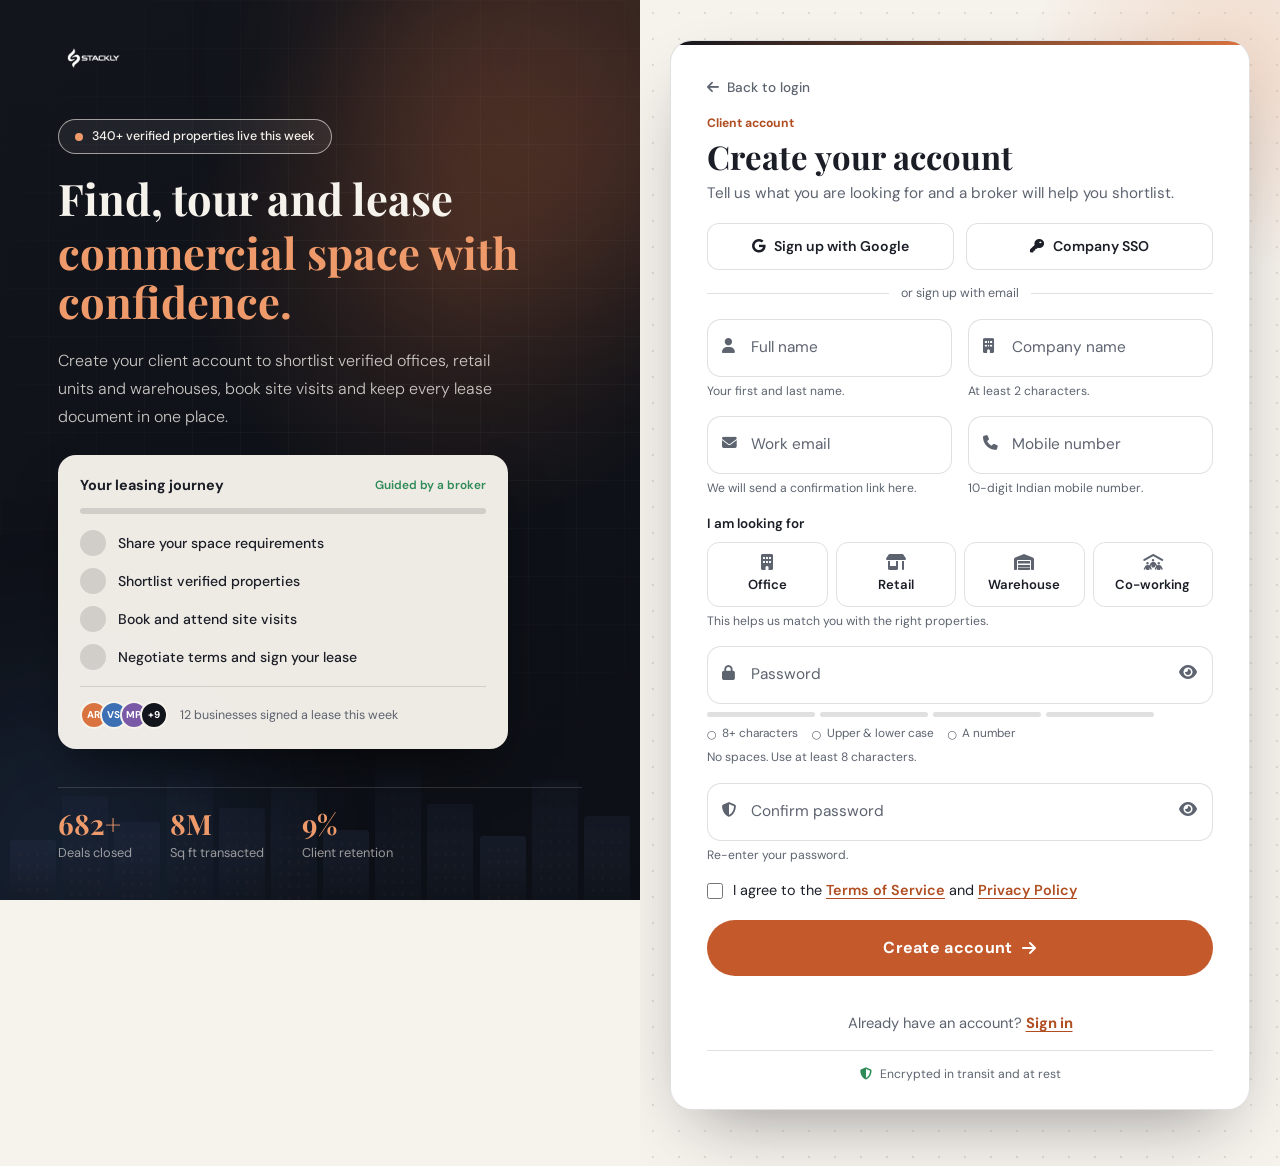
<file: html/signup.html>
<!DOCTYPE html>
<html lang="en">
<head>
<meta charset="UTF-8">
<meta name="viewport" content="width=device-width, initial-scale=1.0, viewport-fit=cover">
<meta name="theme-color" content="#12151c">
<title>Sign Up | Stackly Commercial Realty</title>
<meta name="description" content="Create your Stackly Commercial Realty client account to shortlist properties, book site visits and manage leases.">
<link rel="preconnect" href="https://fonts.googleapis.com">
<link rel="preconnect" href="https://fonts.gstatic.com" crossorigin>
<link href="https://fonts.googleapis.com/css2?family=Playfair+Display:wght@500;600;700&family=DM+Sans:wght@300;400;500;600;700&display=swap" rel="stylesheet">
<link rel="stylesheet" href="https://cdnjs.cloudflare.com/ajax/libs/font-awesome/6.4.0/css/all.min.css">
<style>
/* STACKLY COMMERCIAL REALTY — signup (standalone, matches login: charcoal ink + copper on warm stone) */
:root{--ink:#12151c;--ink-2:#1a1f2b;--ink-3:#283046;--copper:#d9733f;--copper-2:#ee9a6b;--copper-d:#c4592b;--accent-d:#b04e22;--stone:#f6f2ec;--sand:#ebe4da;--text:#1b1e27;--muted:#5d6470;--line:rgba(18,21,28,.13);--w80:rgba(246,242,236,.8);--w60:rgba(246,242,236,.6);--w15:rgba(246,242,236,.15);--w08:rgba(246,242,236,.07);--bad:#d64045;--ok:#2e8b57;--amber:#e0a526;--fh:'Playfair Display',Georgia,serif;--fb:'DM Sans',system-ui,sans-serif;--ease:cubic-bezier(.2,.8,.2,1)}
*{box-sizing:border-box;margin:0;padding:0}
html,body{min-height:100%;max-width:100%;overflow-x:hidden}
@supports(overflow:clip){html,body{overflow-x:clip}}
body{font-family:var(--fb);color:var(--text);background:var(--stone);-webkit-font-smoothing:antialiased;line-height:1.5}
a{color:inherit}button{font:inherit;color:inherit}
:focus-visible{outline:2px solid var(--copper-d);outline-offset:2px}
.lg{display:grid;grid-template-columns:1fr 1fr;min-height:100vh;min-height:100dvh;align-items:start}

/* ===== brand panel (sticky) ===== */
.lg-brand{position:sticky;top:0;height:100vh;height:100dvh;overflow:hidden;isolation:isolate;display:flex;flex-direction:column;justify-content:space-between;gap:22px;padding:34px clamp(28px,4.5vw,60px) 36px;color:var(--stone);background:linear-gradient(155deg,var(--ink),#0c0f15)}
.lg-logo,.lg-body,.lg-stats{position:relative;z-index:3}
.grid-bg{position:absolute;inset:0;z-index:0;opacity:.7;background:linear-gradient(var(--w08) 1px,transparent 1px) 0 0/48px 48px,linear-gradient(90deg,var(--w08) 1px,transparent 1px) 0 0/48px 48px;-webkit-mask-image:radial-gradient(circle at 65% 35%,#000,transparent 72%);mask-image:radial-gradient(circle at 65% 35%,#000,transparent 72%)}
.spot{position:absolute;inset:0;z-index:0;pointer-events:none;background:radial-gradient(440px circle at var(--mx,72%) var(--my,28%),rgba(217,115,63,.2),transparent 62%)}
.orb{position:absolute;z-index:0;border-radius:50%;filter:blur(80px);pointer-events:none}
.o1{width:420px;height:420px;background:rgba(217,115,63,.22);top:-150px;right:-130px;animation:drift 12s ease-in-out infinite alternate}
.o2{width:340px;height:340px;background:rgba(61,111,180,.16);bottom:-120px;left:-100px;animation:drift 15s ease-in-out infinite alternate-reverse}
@keyframes drift{to{transform:translate(50px,40px) scale(1.12)}}
.lg-logo{align-self:flex-start}.lg-logo img{height:48px;width:auto;display:block}
.lg-body{max-width:540px}
.tag{display:inline-flex;align-items:center;gap:9px;padding:7px 16px;border-radius:999px;font-size:.78rem;font-weight:500;border:1px solid var(--w60);background:var(--w08);margin-bottom:20px}
.live{flex:0 0 auto;width:8px;height:8px;border-radius:50%;background:var(--copper-2);animation:pulse 1.8s infinite}
@keyframes pulse{0%{box-shadow:0 0 0 0 rgba(238,154,107,.7)}70%,100%{box-shadow:0 0 0 9px rgba(238,154,107,0)}}
.lg-brand h1{font-family:var(--fh);font-weight:700;font-size:clamp(2rem,3.4vw,3.1rem);line-height:1.12;margin-bottom:16px}
.ln{display:block;overflow:hidden;padding-bottom:.12em}
.ln>span{display:block;transform:translateY(110%);animation:up .9s var(--ease) .1s forwards}
.ln:nth-child(2)>span{animation-delay:.25s;color:var(--copper-2)}
@keyframes up{to{transform:none}}
.lead-p{font-weight:300;line-height:1.75;color:var(--w80);max-width:470px;opacity:0;animation:fade .8s .5s forwards}
@keyframes fade{to{opacity:1}}

/* journey card */
.journey{margin-top:24px;max-width:450px;padding:20px 22px;border-radius:18px;background:rgba(246,242,236,.97);color:var(--text);box-shadow:0 26px 50px -18px rgba(0,0,0,.6);opacity:0;animation:pop .8s var(--ease) .7s forwards;transition:transform .3s ease-out}
@keyframes pop{from{opacity:0;transform:translateY(24px) scale(.96)}to{opacity:1;transform:none}}
.j-h{display:flex;justify-content:space-between;align-items:center;font-weight:700;font-size:.9rem;margin-bottom:12px}
.j-h small{font-weight:600;color:var(--ok);font-size:.74rem}
.j-bar{height:6px;border-radius:6px;background:var(--line);overflow:hidden;margin-bottom:16px}
.j-bar i{display:block;height:100%;width:0;border-radius:6px;background:linear-gradient(90deg,var(--ink-3),var(--copper));animation:fill 9s ease-in-out 1.2s infinite}
@keyframes fill{0%{width:0}15%{width:25%}40%{width:60%}65%,90%{width:100%}100%{width:100%}}
.tasks{list-style:none;display:grid;gap:12px}
.tasks li{display:flex;align-items:center;gap:12px;font-size:.88rem;font-weight:500}
.ck{width:26px;height:26px;flex:0 0 auto;border-radius:50%;display:grid;place-items:center;font-size:.68rem;color:#fff;background:var(--line);animation:tick 9s infinite}
.ck i{opacity:0;animation:tickI 9s infinite}
.tasks li:nth-child(1) .ck,.tasks li:nth-child(1) .ck i{animation-delay:1.2s}.tasks li:nth-child(2) .ck,.tasks li:nth-child(2) .ck i{animation-delay:2.6s}.tasks li:nth-child(3) .ck,.tasks li:nth-child(3) .ck i{animation-delay:4.2s}.tasks li:nth-child(4) .ck,.tasks li:nth-child(4) .ck i{animation-delay:5.6s}
@keyframes tick{0%{background:var(--line);transform:scale(1)}8%{background:var(--ok);transform:scale(1.25)}14%,88%{background:var(--ok);transform:scale(1)}100%{background:var(--line)}}
@keyframes tickI{0%{opacity:0}8%,88%{opacity:1}100%{opacity:0}}
.team{display:flex;align-items:center;gap:12px;margin-top:16px;padding-top:14px;border-top:1px solid var(--line);font-size:.78rem;color:var(--muted)}
.stack{display:flex}
.av{width:28px;height:28px;border-radius:50%;display:grid;place-items:center;font-size:.62rem;font-weight:700;color:#fff;border:2px solid var(--stone);margin-left:-8px}
.stack .av:first-child{margin-left:0}
.a1{background:var(--copper)}.a2{background:#3d6fb4}.a3{background:#7a5aa6}.a4{background:var(--ink)}

.lg-stats{display:flex;gap:clamp(22px,3vw,44px);padding-top:20px;border-top:1px solid var(--w15)}
.lg-stats b{display:block;font-family:var(--fh);font-size:1.75rem;line-height:1.15;color:var(--copper-2)}
.lg-stats span{font-size:.8rem;color:var(--w60)}
.skyline{position:absolute;left:0;right:0;bottom:0;z-index:1;height:150px;display:flex;align-items:flex-end;gap:6px;padding:0 10px;opacity:.4;pointer-events:none;-webkit-mask-image:linear-gradient(0deg,#000 25%,transparent 100%);mask-image:linear-gradient(0deg,#000 25%,transparent 100%)}
.skyline i{position:relative;flex:1;height:var(--h);border-radius:3px 3px 0 0;background:linear-gradient(180deg,#2b3550,#161b26);transform-origin:bottom;transform:scaleY(0)}
.skyline i{animation:grow 1.2s var(--ease) var(--d) forwards}
.skyline i::before{content:"";position:absolute;inset:8px 5px 0;opacity:.08;background:radial-gradient(circle,var(--copper-2) 1.4px,transparent 2px) 0 0/9px 12px;animation:twinkle 4.5s ease-in-out var(--d) infinite alternate}
@keyframes grow{to{transform:none}}@keyframes twinkle{50%{opacity:.7}}

/* ===== form side ===== */
.lg-form-wrap{position:relative;overflow:hidden;display:flex;justify-content:center;padding:40px 28px 56px;min-height:100vh;background-color:var(--stone);background-image:radial-gradient(rgba(18,21,28,.1) 1px,transparent 1px);background-size:26px 26px}
.lg-form-wrap::before{content:"";position:absolute;width:420px;height:420px;border-radius:50%;right:-160px;top:-140px;background:radial-gradient(circle,rgba(217,115,63,.2),transparent 68%);animation:drift 14s ease-in-out infinite alternate;pointer-events:none}
.lg-card{position:relative;width:100%;max-width:580px;height:fit-content;align-self:center;padding:34px 36px 26px;background:#fff;border-radius:22px;border:1px solid var(--line);box-shadow:0 30px 70px -28px rgba(18,21,28,.45);overflow:hidden;animation:card .8s var(--ease) both}
.lg-card::before{content:"";position:absolute;left:0;right:0;top:0;height:4px;background:linear-gradient(90deg,var(--ink),var(--copper),var(--ink));background-size:200% 100%;animation:bar 5s linear infinite}
@keyframes bar{to{background-position:200% 0}}@keyframes card{from{opacity:0;transform:translateY(26px) scale(.98)}}
.back{display:inline-flex;align-items:center;gap:8px;font-size:.85rem;font-weight:500;text-decoration:none;color:var(--muted);margin-bottom:16px;transition:color .2s,gap .2s}
.back:hover{color:var(--accent-d);gap:12px}
.eyebrow{display:block;font-size:.76rem;font-weight:700;color:var(--accent-d);margin-bottom:6px}
.lg-card h2{font-family:var(--fh);font-size:2.05rem;font-weight:700;line-height:1.15}
.sub{color:var(--muted);font-size:.95rem;margin:6px 0 18px}
.sso{display:flex;gap:12px;margin-bottom:14px}
.sso button{flex:1;display:flex;align-items:center;justify-content:center;gap:9px;padding:12px;border-radius:12px;border:1.5px solid var(--line);background:#fff;cursor:pointer;font-weight:600;font-size:.88rem;transition:transform .2s,border-color .2s,background .2s,box-shadow .2s}
.sso button:hover{transform:translateY(-2px);border-color:var(--copper-d);background:rgba(217,115,63,.06);box-shadow:0 10px 20px -12px rgba(196,89,43,.5)}
.divider{display:flex;align-items:center;gap:12px;font-size:.78rem;color:var(--muted);margin-bottom:16px}
.divider::before,.divider::after{content:"";flex:1;height:1px;background:var(--line)}
#signupForm>*{opacity:0;transform:translateY(12px);animation:rise2 .6s var(--ease) forwards}
#signupForm>:nth-child(1){animation-delay:.15s}#signupForm>:nth-child(2){animation-delay:.22s}#signupForm>:nth-child(3){animation-delay:.29s}#signupForm>:nth-child(4){animation-delay:.36s}#signupForm>:nth-child(5){animation-delay:.43s}#signupForm>:nth-child(6){animation-delay:.5s}#signupForm>:nth-child(7){animation-delay:.57s}#signupForm>:nth-child(8){animation-delay:.64s}
@keyframes rise2{to{opacity:1;transform:none}}
.row2{display:grid;grid-template-columns:1fr 1fr;gap:0 16px}

.field{position:relative;margin-bottom:16px}
.field input{width:100%;padding:24px 44px 9px 44px;border:1.5px solid var(--line);border-radius:14px;background:#fff;color:var(--text);font:inherit;font-size:.96rem;transition:border-color .2s,box-shadow .2s}
.field input:focus{outline:none;border-color:var(--copper-d);box-shadow:0 0 0 4px rgba(217,115,63,.2)}
.field input:-webkit-autofill{-webkit-box-shadow:0 0 0 60px #fff inset;-webkit-text-fill-color:var(--text)}
.field label{position:absolute;left:44px;top:17px;max-width:calc(100% - 90px);overflow:hidden;white-space:nowrap;text-overflow:ellipsis;font-size:.96rem;color:var(--muted);pointer-events:none;transition:top .2s,font-size .2s,color .2s}
.field input:focus+label,.field input:not(:placeholder-shown)+label,.field input:-webkit-autofill+label{top:7px;font-size:.7rem;color:var(--accent-d)}
.lead{position:absolute;left:15px;top:20px;font-size:.92rem;color:var(--muted);transition:color .2s}
.field:focus-within .lead{color:var(--copper-d)}
.eye{position:absolute;right:6px;top:8px;width:38px;height:38px;border:0;background:none;color:var(--muted);cursor:pointer;border-radius:8px;transition:color .2s,background .2s}
.eye:hover{color:var(--copper-d);background:rgba(217,115,63,.1)}
input[type="password"]::-ms-reveal,input[type="password"]::-ms-clear{display:none}
.hint{display:block;margin-top:6px;font-size:.76rem;color:var(--muted);line-height:1.45}
.field.invalid input{border-color:var(--bad);background:#fff8f7}
.field.invalid .hint{color:var(--bad);font-weight:500}
.field.valid input{border-color:var(--ok)}.field.valid .lead{color:var(--ok)}
.shake{animation:shk .35s}@keyframes shk{20%,60%{transform:translateX(-6px)}40%,80%{transform:translateX(6px)}}
.meter{display:flex;align-items:center;gap:5px;margin-top:8px}
.meter i{flex:1;height:5px;border-radius:3px;background:var(--line);transition:background .3s}
.meter em{font-style:normal;font-size:.72rem;font-weight:700;margin-left:8px;min-width:46px}
.meter[data-s="1"] i:nth-child(-n+1){background:var(--bad)}.meter[data-s="2"] i:nth-child(-n+2){background:var(--amber)}.meter[data-s="3"] i:nth-child(-n+3){background:#8cc063}.meter[data-s="4"] i{background:var(--ok)}
.checks{display:flex;flex-wrap:wrap;gap:6px 14px;margin-top:8px;font-size:.74rem;color:var(--muted)}
.checks span{display:inline-flex;align-items:center;gap:5px;transition:color .2s}
.checks span::before{content:"\25CB";font-size:.7rem}
.checks span.ok{color:var(--ok)}.checks span.ok::before{content:"\2713";font-weight:700}

.sizes{border:0;margin-bottom:16px;min-width:0}
.sizes legend{font-size:.84rem;font-weight:600;margin-bottom:8px}
.chips{display:grid;grid-template-columns:repeat(4,1fr);gap:8px}
.chips label{cursor:pointer;position:relative}
.chips input{position:absolute;opacity:0;inset:0}
.chips span{display:flex;flex-direction:column;align-items:center;gap:5px;padding:11px 4px;border-radius:12px;border:1.5px solid var(--line);font-size:.82rem;font-weight:600;transition:all .25s}
.chips span i{font-size:1rem;color:var(--muted);transition:color .25s}
.chips label:hover span{border-color:var(--copper-d);transform:translateY(-2px)}
.chips input:checked+span{background:var(--ink);color:#fff;border-color:var(--ink);box-shadow:0 8px 16px -8px rgba(18,21,28,.7)}
.chips input:checked+span i{color:var(--copper-2)}
.chips input:focus-visible+span{outline:2px solid var(--copper-d);outline-offset:2px}
.sizes.invalid .hint{color:var(--bad);font-weight:500}

.terms-wrap{margin:2px 0 18px}
.terms{display:flex;align-items:flex-start;gap:10px;font-size:.9rem;cursor:pointer;line-height:1.5}
.terms input{width:16px;height:16px;margin-top:3px;accent-color:var(--copper-d);flex:0 0 auto}
.terms a{font-weight:600;color:var(--accent-d);text-underline-offset:3px}
.terms-wrap .hint{display:none}.terms-wrap.invalid .hint{display:block;color:var(--bad);font-weight:500}

.btn{position:relative;width:100%;display:flex;align-items:center;justify-content:center;gap:10px;padding:16px;border:0;border-radius:40px;overflow:hidden;cursor:pointer;background:var(--copper-d);color:#fff;font-family:var(--fb);font-size:1rem;font-weight:700;letter-spacing:.3px;transition:transform .2s,box-shadow .25s,background .3s}
.btn::before{content:"";position:absolute;top:0;bottom:0;left:-60%;width:40%;background:linear-gradient(100deg,transparent,rgba(255,255,255,.45),transparent);transform:skewX(-20deg)}
.btn:hover{background:#a94a22;transform:translateY(-2px);box-shadow:0 16px 30px -12px rgba(196,89,43,.75)}
.btn:hover::before{animation:shine .8s}.btn:active{transform:none}
.btn:focus-visible{outline:3px solid var(--copper-2);outline-offset:3px}
.btn .lbl{display:inline-flex;align-items:center;gap:10px;transition:gap .25s}.btn:hover .lbl{gap:16px}
@keyframes shine{to{left:130%}}
.btn .spin,.btn .done{display:none}
.btn .spin{width:18px;height:18px;border:2px solid rgba(255,255,255,.35);border-top-color:#fff;border-radius:50%;animation:sp .7s linear infinite}
.btn.loading .lbl{display:none}.btn.loading .spin{display:inline-block}
.btn.success{background:var(--ok)}.btn.success .lbl,.btn.success .spin{display:none}.btn.success .done{display:inline-flex;align-items:center;gap:10px}
.btn:disabled{cursor:progress}@keyframes sp{to{transform:rotate(360deg)}}
.form-status{min-height:18px;margin-top:10px;font-size:.85rem;text-align:center;color:var(--muted)}
.form-status.err{color:var(--bad);font-weight:500}.form-status.ok{color:var(--ok);font-weight:500}
.signup{text-align:center;margin-top:8px;font-size:.92rem;color:var(--muted)}
.signup a{font-weight:700;color:var(--accent-d);text-underline-offset:3px}
.secure{display:flex;justify-content:center;gap:8px;align-items:center;margin-top:16px;padding-top:14px;border-top:1px solid var(--line);font-size:.76rem;color:var(--muted)}
.secure i{color:var(--ok)}

@media(max-height:780px) and (min-width:981px){.journey .team,.lead-p{display:none}.skyline{height:110px}}
@media(max-width:980px){
.lg{grid-template-columns:1fr}
.lg-brand{position:relative;height:auto;padding:26px 22px 34px;gap:16px;align-items:center;text-align:center}
.lg-logo{align-self:center}.lg-body{display:flex;flex-direction:column;align-items:center;max-width:none}
.lead-p,.journey,.lg-stats{display:none}
.lg-brand h1{font-size:clamp(1.8rem,7.5vw,2.6rem);margin-bottom:0}.tag{margin-bottom:14px;max-width:100%;text-align:center}
.skyline{height:90px}.lg-form-wrap{padding:28px 16px 40px;min-height:auto}}
@media(max-width:600px){
.lg-card{padding:30px 20px 24px}.lg-card h2,.sub,.eyebrow,.sizes legend{text-align:center}.back{display:flex;justify-content:center}
.row2{grid-template-columns:1fr}.sso{flex-direction:column}.chips{grid-template-columns:repeat(2,1fr)}.terms{justify-content:center}}
@media(max-width:380px){.lg-card h2{font-size:1.7rem}.tag{font-size:.72rem}}
@media(prefers-reduced-motion:reduce){*,*::before,*::after{animation:none!important;transition:none!important}
.ln>span,.skyline i{transform:none}.lead-p,.journey,#signupForm>*{opacity:1;transform:none}.j-bar i{width:100%}.ck{background:var(--ok)}.ck i{opacity:1}}
</style>
</head>
<body>
<main class="lg">

  <!-- LEFT: brand + leasing journey (stays in view while the form scrolls) -->
  <aside class="lg-brand" id="brandPanel">
    <span class="grid-bg" aria-hidden="true"></span><span class="spot" aria-hidden="true"></span>
    <span class="orb o1" aria-hidden="true"></span><span class="orb o2" aria-hidden="true"></span>

    <a href="../index.html" class="lg-logo" aria-label="Stackly Commercial Realty home"><img src="../assets/stackly_logo.webp" alt="Stackly logo"></a>

    <div class="lg-body">
      <span class="tag"><i class="live"></i> 340+ verified properties live this week</span>
      <h1><span class="ln"><span>Find, tour and lease</span></span><span class="ln"><span>commercial space with confidence.</span></span></h1>
      <p class="lead-p">Create your client account to shortlist verified offices, retail units and warehouses, book site visits and keep every lease document in one place.</p>

      <div class="journey" id="journey" aria-hidden="true">
        <div class="j-h"><span>Your leasing journey</span><small>Guided by a broker</small></div>
        <div class="j-bar"><i></i></div>
        <ul class="tasks">
          <li><span class="ck"><i class="fa-solid fa-check"></i></span>Share your space requirements</li>
          <li><span class="ck"><i class="fa-solid fa-check"></i></span>Shortlist verified properties</li>
          <li><span class="ck"><i class="fa-solid fa-check"></i></span>Book and attend site visits</li>
          <li><span class="ck"><i class="fa-solid fa-check"></i></span>Negotiate terms and sign your lease</li>
        </ul>
        <div class="team"><div class="stack"><span class="av a1">AR</span><span class="av a2">VS</span><span class="av a3">MP</span><span class="av a4">+9</span></div><span>12 businesses signed a lease this week</span></div>
      </div>
    </div>

    <div class="lg-stats">
      <div><b data-count="1200" data-suffix="+">1,200+</b><span>Deals closed</span></div>
      <div><b data-count="24" data-suffix="M">24M</b><span>Sq ft transacted</span></div>
      <div><b data-count="98" data-suffix="%">98%</b><span>Client retention</span></div>
    </div>

    <div class="skyline" aria-hidden="true">
      <i style="--h:60px;--d:.15s"></i><i style="--h:104px;--d:.25s"></i><i style="--h:78px;--d:.35s"></i><i style="--h:130px;--d:.2s"></i><i style="--h:92px;--d:.4s"></i><i style="--h:112px;--d:.3s"></i><i style="--h:70px;--d:.45s"></i><i style="--h:140px;--d:.1s"></i><i style="--h:96px;--d:.5s"></i><i style="--h:64px;--d:.38s"></i><i style="--h:120px;--d:.28s"></i><i style="--h:84px;--d:.48s"></i>
    </div>
  </aside>

  <!-- RIGHT: form -->
  <section class="lg-form-wrap">
    <div class="lg-card">
      <a href="./login.html" class="back"><i class="fa-solid fa-arrow-left"></i> Back to login</a>
      <span class="eyebrow">Client account</span>
      <h2>Create your account</h2>
      <p class="sub">Tell us what you are looking for and a broker will help you shortlist.</p>

      <form id="signupForm" novalidate>
        <div class="sso">
          <button type="button" data-sso="Google"><i class="fa-brands fa-google"></i> Sign up with Google</button>
          <button type="button" data-sso="Company SSO"><i class="fa-solid fa-key"></i> Company SSO</button>
        </div>
        <div class="divider">or sign up with email</div>

        <div class="row2">
          <div class="field">
            <i class="fa-solid fa-user lead" aria-hidden="true"></i>
            <input type="text" id="fullName" name="fullName" placeholder=" " autocomplete="name" maxlength="60" spellcheck="false" required>
            <label for="fullName">Full name</label>
            <small class="hint" data-for="fullName">Your first and last name.</small>
          </div>
          <div class="field">
            <i class="fa-solid fa-building lead" aria-hidden="true"></i>
            <input type="text" id="company" name="company" placeholder=" " autocomplete="organization" maxlength="60" required>
            <label for="company">Company name</label>
            <small class="hint" data-for="company">At least 2 characters.</small>
          </div>
        </div>

        <div class="row2">
          <div class="field">
            <i class="fa-solid fa-envelope lead" aria-hidden="true"></i>
            <input type="email" id="email" name="email" placeholder=" " autocomplete="email" maxlength="254" required>
            <label for="email">Work email</label>
            <small class="hint" data-for="email">We will send a confirmation link here.</small>
          </div>
          <div class="field">
            <i class="fa-solid fa-phone lead" aria-hidden="true"></i>
            <input type="tel" id="phone" name="phone" placeholder=" " autocomplete="tel-national" inputmode="numeric" maxlength="10" required>
            <label for="phone">Mobile number</label>
            <small class="hint" data-for="phone">10-digit Indian mobile number.</small>
          </div>
        </div>

        <fieldset class="sizes" id="sizes">
          <legend>I am looking for</legend>
          <div class="chips">
            <label><input type="radio" name="space" value="office"><span><i class="fa-solid fa-building" aria-hidden="true"></i>Office</span></label>
            <label><input type="radio" name="space" value="retail"><span><i class="fa-solid fa-shop" aria-hidden="true"></i>Retail</span></label>
            <label><input type="radio" name="space" value="warehouse"><span><i class="fa-solid fa-warehouse" aria-hidden="true"></i>Warehouse</span></label>
            <label><input type="radio" name="space" value="cowork"><span><i class="fa-solid fa-people-roof" aria-hidden="true"></i>Co-working</span></label>
          </div>
          <small class="hint" data-for="space">This helps us match you with the right properties.</small>
        </fieldset>

        <div class="field">
          <i class="fa-solid fa-lock lead" aria-hidden="true"></i>
          <input type="password" id="password" name="password" placeholder=" " autocomplete="new-password" maxlength="64" required>
          <label for="password">Password</label>
          <button type="button" class="eye" data-target="password" aria-label="Show password"><i class="fa-solid fa-eye"></i></button>
          <div class="meter" id="meter" data-s="0" aria-hidden="true"><i></i><i></i><i></i><i></i><em id="meterText"></em></div>
          <div class="checks" id="checks"><span data-r="len">8+ characters</span><span data-r="case">Upper &amp; lower case</span><span data-r="num">A number</span></div>
          <small class="hint" data-for="password">No spaces. Use at least 8 characters.</small>
        </div>

        <div class="field">
          <i class="fa-solid fa-shield-halved lead" aria-hidden="true"></i>
          <input type="password" id="confirmPassword" name="confirmPassword" placeholder=" " autocomplete="new-password" maxlength="64" required>
          <label for="confirmPassword">Confirm password</label>
          <button type="button" class="eye" data-target="confirmPassword" aria-label="Show password"><i class="fa-solid fa-eye"></i></button>
          <small class="hint" data-for="confirmPassword">Re-enter your password.</small>
        </div>

        <div class="terms-wrap">
          <label class="terms">
            <input type="checkbox" id="agreeTerms" name="agreeTerms" required>
            <span>I agree to the <a href="./404.html">Terms of Service</a> and <a href="./404.html">Privacy Policy</a></span>
          </label>
          <small class="hint" data-for="agreeTerms">You must accept the terms to create an account.</small>
        </div>

        <button type="submit" class="btn" id="signupBtn">
          <span class="lbl">Create account <i class="fa-solid fa-arrow-right"></i></span>
          <span class="spin" aria-hidden="true"></span>
          <span class="done"><i class="fa-solid fa-circle-check"></i> Account created</span>
        </button>
        <p class="form-status" id="formStatus" role="status" aria-live="polite"></p>
        <p class="signup">Already have an account? <a href="./login.html">Sign in</a></p>
      </form>

      <p class="secure"><i class="fa-solid fa-shield-halved"></i> Encrypted in transit and at rest</p>
    </div>
  </section>
</main>

<script>
// STACKLY COMMERCIAL REALTY — signup
// Live-filtered fields, validation, password rules + strength meter, show/hide toggles,
// terms gate, success state, then redirect to login.
(function () {
  'use strict';
  /* ----- settings you can change ----- */
  var SIGNUP_ENDPOINT = '';              // put your sign-up API URL here; empty = demo mode (nothing is saved)
  var NEXT_PAGE = './login.html';

  var form = document.getElementById('signupForm');
  if (!form) return;
  var $ = function (id) { return document.getElementById(id); };
  var reduce = window.matchMedia && matchMedia('(prefers-reduced-motion: reduce)').matches;
  var canHover = window.matchMedia && matchMedia('(hover: hover) and (pointer: fine)').matches;
  var nameEl = $('fullName'), companyEl = $('company'), emailEl = $('email'), phoneEl = $('phone');
  var passEl = $('password'), confirmEl = $('confirmPassword'), agreeEl = $('agreeTerms');
  var sizesEl = $('sizes'), btn = $('signupBtn'), meter = $('meter'), meterText = $('meterText'), statusEl = $('formStatus');
  var EMAIL = /^[A-Za-z0-9._%+-]+@[A-Za-z0-9-]+(\.[A-Za-z0-9-]+)*\.[A-Za-z]{2,}$/;
  var NAME = /^[\p{L}][\p{L} .'-]*$/u;
  function setStatus(t, k) { statusEl.textContent = t; statusEl.className = 'form-status' + (k ? ' ' + k : ''); }

  /* ----- hints: remember default copy so it can be restored ----- */
  var hints = {};
  [].forEach.call(form.querySelectorAll('.hint'), function (h) { hints[h.getAttribute('data-for')] = { el: h, text: h.textContent }; });
  function wrapOf(el) { return el.closest('.field') || el.closest('.terms-wrap') || el.closest('.sizes'); }
  function setState(el, key, msg) {
    var wrap = wrapOf(el), ok = !msg;
    wrap.classList.toggle('invalid', !ok);
    wrap.classList.toggle('valid', ok && el.type !== 'checkbox' && el.type !== 'radio' && el.value !== '');
    if (el.setAttribute) el.setAttribute('aria-invalid', ok ? 'false' : 'true');
    hints[key].el.textContent = ok ? hints[key].text : msg;
    return ok;
  }

  /* ----- rules ----- */
  var rules = {
    fullName: function () {
      var v = nameEl.value.trim();
      if (!v) return 'Please enter your full name.';
      if (v.length < 2 || !NAME.test(v)) return 'Use letters, spaces, hyphens or apostrophes only.';
      return '';
    },
    company: function () {
      var v = companyEl.value.trim();
      if (!v) return 'Please enter your company name.';
      if (v.length < 2) return 'Name must be at least 2 characters.';
      return '';
    },
    email: function () {
      var v = emailEl.value.trim();
      if (!v) return 'Please enter your email address.';
      if (/\.\./.test(v) || !EMAIL.test(v)) return 'Enter a valid email, e.g. you@company.com.';
      return '';
    },
    phone: function () {
      var v = phoneEl.value;
      if (!v) return 'Please enter your mobile number.';
      if (!/^[6-9]\d{9}$/.test(v)) return 'Enter a 10-digit number starting with 6, 7, 8 or 9.';
      return '';
    },
    space: function () { return form.querySelector('input[name="space"]:checked') ? '' : 'Please choose the type of space you need.'; },
    password: function () {
      var p = passEl.value;
      if (!p) return 'Please create a password.';
      if (/\s/.test(p)) return 'Password cannot contain spaces.';
      if (p.length < 8) return 'Password must be at least 8 characters.';
      if (!/[a-z]/.test(p) || !/[A-Z]/.test(p)) return 'Include both upper and lower case letters.';
      if (!/\d/.test(p)) return 'Include at least one number.';
      return '';
    },
    confirmPassword: function () {
      if (!confirmEl.value) return 'Please re-enter your password.';
      if (confirmEl.value !== passEl.value) return 'Passwords do not match.';
      return '';
    },
    agreeTerms: function () { return agreeEl.checked ? '' : 'You must accept the terms to create an account.'; }
  };
  var els = { fullName: nameEl, company: companyEl, email: emailEl, phone: phoneEl, space: sizesEl, password: passEl, confirmPassword: confirmEl, agreeTerms: agreeEl };
  function check(k) { return setState(els[k], k, rules[k]()); }

  ['fullName', 'company', 'email', 'phone', 'password', 'confirmPassword', 'agreeTerms'].forEach(function (k) {
    var el = els[k];
    el.addEventListener('blur', function () { check(k); });
    el.addEventListener(el.type === 'checkbox' ? 'change' : 'input', function () {
      if (wrapOf(el).classList.contains('invalid')) check(k);
      if (k === 'password' && confirmEl.value) check('confirmPassword');
    });
  });
  [].forEach.call(form.querySelectorAll('input[name="space"]'), function (r) { r.addEventListener('change', function () { check('space'); }); });

  /* ----- live input filtering ----- */
  nameEl.addEventListener('input', function () { nameEl.value = nameEl.value.replace(/[^\p{L} .'-]/gu, '').replace(/^[ .'-]+/, '').replace(/ {2,}/g, ' '); });
  phoneEl.addEventListener('input', function () { phoneEl.value = phoneEl.value.replace(/\D/g, '').slice(0, 10); });
  emailEl.addEventListener('input', function () { emailEl.value = emailEl.value.replace(/\s/g, ''); });

  /* ----- show / hide password ----- */
  [].forEach.call(form.querySelectorAll('.eye'), function (eye) {
    eye.addEventListener('click', function () {
      var input = $(eye.getAttribute('data-target')), show = input.type === 'password';
      input.type = show ? 'text' : 'password';
      eye.innerHTML = '<i class="fa-solid ' + (show ? 'fa-eye-slash' : 'fa-eye') + '"></i>';
      eye.setAttribute('aria-label', show ? 'Hide password' : 'Show password');
      input.focus();
    });
  });

  /* ----- strength meter + live checklist ----- */
  var labels = ['', 'Weak', 'Fair', 'Good', 'Strong'], colors = ['', '#d64045', '#a87408', '#5f9a3c', '#2e8b57'], ruleEls = {};
  [].forEach.call(document.querySelectorAll('#checks span'), function (s) { ruleEls[s.getAttribute('data-r')] = s; });
  passEl.addEventListener('input', function () {
    var p = passEl.value, len = p.length >= 8, mixed = /[a-z]/.test(p) && /[A-Z]/.test(p), num = /\d/.test(p), sym = /[^A-Za-z0-9]/.test(p), s = 0;
    ruleEls.len.classList.toggle('ok', len); ruleEls.case.classList.toggle('ok', mixed); ruleEls.num.classList.toggle('ok', num);
    if (p) { s = 1; if (len) s = 2; if (len && mixed && num) s = 3; if (len && mixed && num && sym && p.length >= 10) s = 4; }
    meter.setAttribute('data-s', s); meterText.textContent = labels[s]; meterText.style.color = colors[s];
  });

  /* ----- single sign-on (not connected yet) ----- */
  [].forEach.call(document.querySelectorAll('.sso button'), function (b) {
    b.addEventListener('click', function () { setStatus(b.getAttribute('data-sso') + ' sign-up is not set up yet. Please use email and password.', ''); });
  });

  /* ----- submit ----- */
  form.addEventListener('submit', function (e) {
    e.preventDefault(); setStatus('', '');
    var firstBad = null;
    Object.keys(els).forEach(function (k) { if (!check(k) && !firstBad) firstBad = k; });
    if (firstBad) {
      var w = wrapOf(els[firstBad]);
      w.classList.remove('shake'); void w.offsetWidth; w.classList.add('shake');
      (firstBad === 'space' ? form.querySelector('input[name="space"]') : els[firstBad]).focus({ preventScroll: true });
      w.scrollIntoView({ behavior: reduce ? 'auto' : 'smooth', block: 'center' });
      setStatus('Please correct the highlighted fields.', 'err');
      return;
    }
    btn.disabled = true; btn.classList.add('loading');
    var payload = { name: nameEl.value.trim(), company: companyEl.value.trim(), email: emailEl.value.trim(), phone: phoneEl.value, space: form.querySelector('input[name="space"]:checked').value, password: passEl.value };
    var request = SIGNUP_ENDPOINT
      ? fetch(SIGNUP_ENDPOINT, { method: 'POST', headers: { 'Content-Type': 'application/json' }, body: JSON.stringify(payload) }).then(function (r) { if (!r.ok) throw new Error('Sign-up failed'); return r; })
      : new Promise(function (resolve) { setTimeout(resolve, 900); });     // demo mode: set SIGNUP_ENDPOINT to go live
    request.then(function () {
      btn.classList.remove('loading'); btn.classList.add('success');
      setStatus('Account created. Taking you to sign in.', 'ok');
      setTimeout(function () { window.location.href = NEXT_PAGE; }, 1100);
    }).catch(function () {
      btn.classList.remove('loading'); btn.disabled = false;
      setStatus('We could not create your account. Please try again.', 'err');
    });
  });

  /* ----- count-up stats ----- */
  [].forEach.call(document.querySelectorAll('.lg-stats b'), function (el, i) {
    if (reduce) return;
    var end = parseFloat(el.dataset.count), suf = el.dataset.suffix || '', start = null;
    el.textContent = '0' + suf;
    function step(t) { if (!start) start = t; var p = Math.min(1, (t - start) / 1500); el.textContent = Math.round(end * (1 - Math.pow(1 - p, 3))).toLocaleString('en-IN') + suf; if (p < 1) requestAnimationFrame(step); }
    setTimeout(function () { requestAnimationFrame(step); }, 900 + i * 150);
  });

  /* ----- spotlight + parallax on the brand panel (desktop only) ----- */
  var panel = $('brandPanel'), card = $('journey');
  if (panel && canHover && !reduce) {
    panel.addEventListener('mousemove', function (e) {
      var r = panel.getBoundingClientRect(), x = (e.clientX - r.left) / r.width, y = (e.clientY - r.top) / r.height;
      panel.style.setProperty('--mx', (x * 100).toFixed(1) + '%'); panel.style.setProperty('--my', (y * 100).toFixed(1) + '%');
      if (card) card.style.transform = 'translate(' + ((x - 0.5) * -14).toFixed(1) + 'px,' + ((y - 0.5) * -12).toFixed(1) + 'px)';
    });
    panel.addEventListener('mouseleave', function () { if (card) card.style.transform = ''; });
  }
})();
</script>
</body>
</html>
</file>
